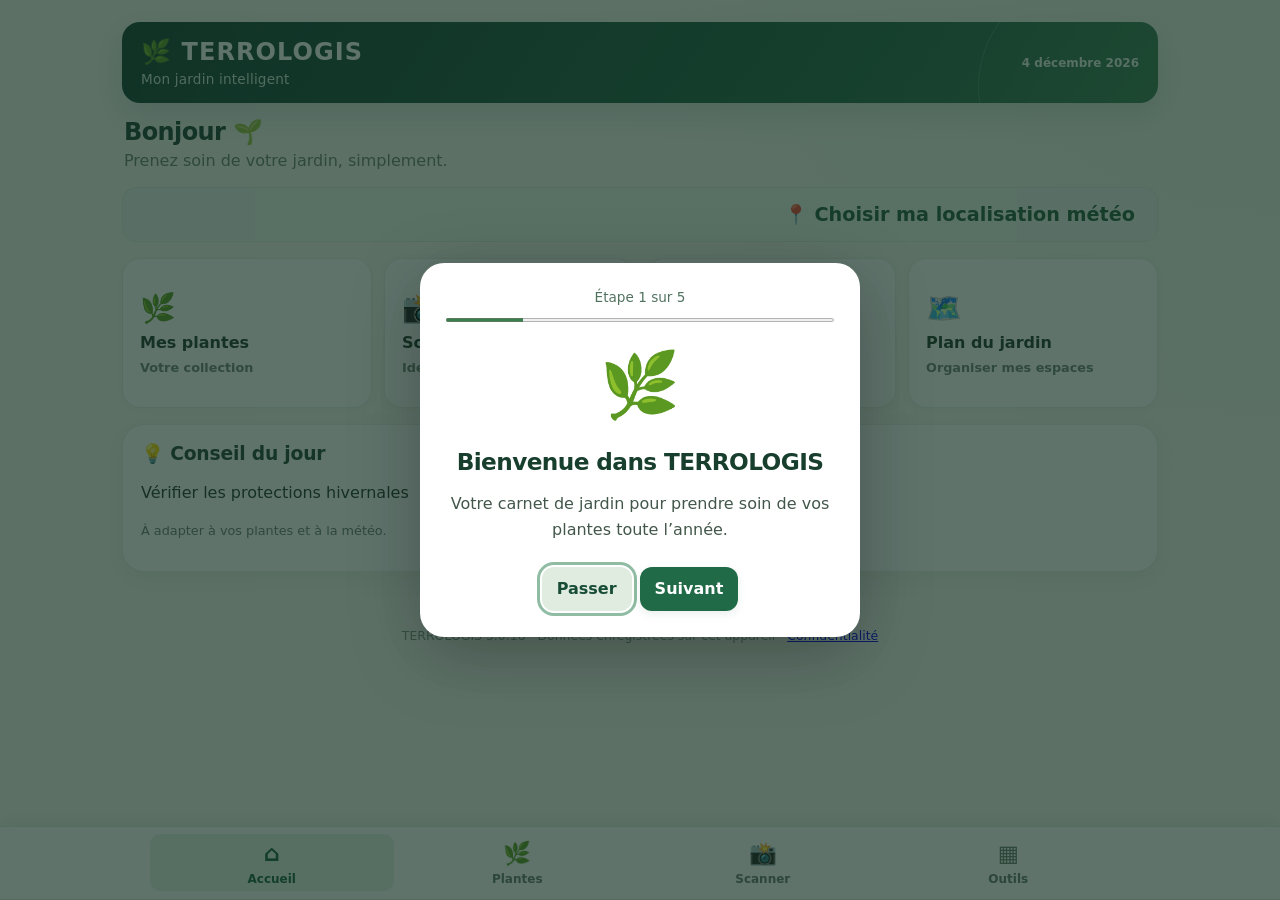
<file: index.html>
<!doctype html><html lang="fr"><head><meta charset="utf-8"><meta name="viewport" content="width=device-width,initial-scale=1"><meta name="theme-color" content="#184d38"><meta name="description" content="TERROLOGIS, votre carnet de jardin personnel."><title>TERROLOGIS — Mon jardin intelligent</title><link rel="icon" href="icon-terrologis.svg" type="image/svg+xml"><link rel="apple-touch-icon" href="icon-terrologis.svg"><link rel="manifest" href="manifest.webmanifest"><link rel="stylesheet" href="style.css?v=3.0.18"></head><body><div class="app"><header><div><h1>🌿 TERROLOGIS</h1><p>Mon jardin intelligent</p></div><span id="today"></span></header><main id="main" aria-live="polite"></main><nav aria-label="Navigation principale" class="bottom-nav"><button data-view="home" class="active"><span aria-hidden="true">⌂</span>Accueil</button><button data-view="plants"><span aria-hidden="true">🌿</span>Plantes</button><button data-view="scan"><span aria-hidden="true">📸</span>Scanner</button><button data-view="tools"><span aria-hidden="true">▦</span>Outils</button></nav><footer>TERROLOGIS 3.0.18 · Données enregistrées sur cet appareil · <a href="./confidentialite.html">Confidentialité</a></footer></div><script src="app-3017.js" defer></script><script>if('serviceWorker' in navigator){window.addEventListener('load',()=>navigator.serviceWorker.register('./sw.js').catch(()=>{}))}</script></body></html>
</file>
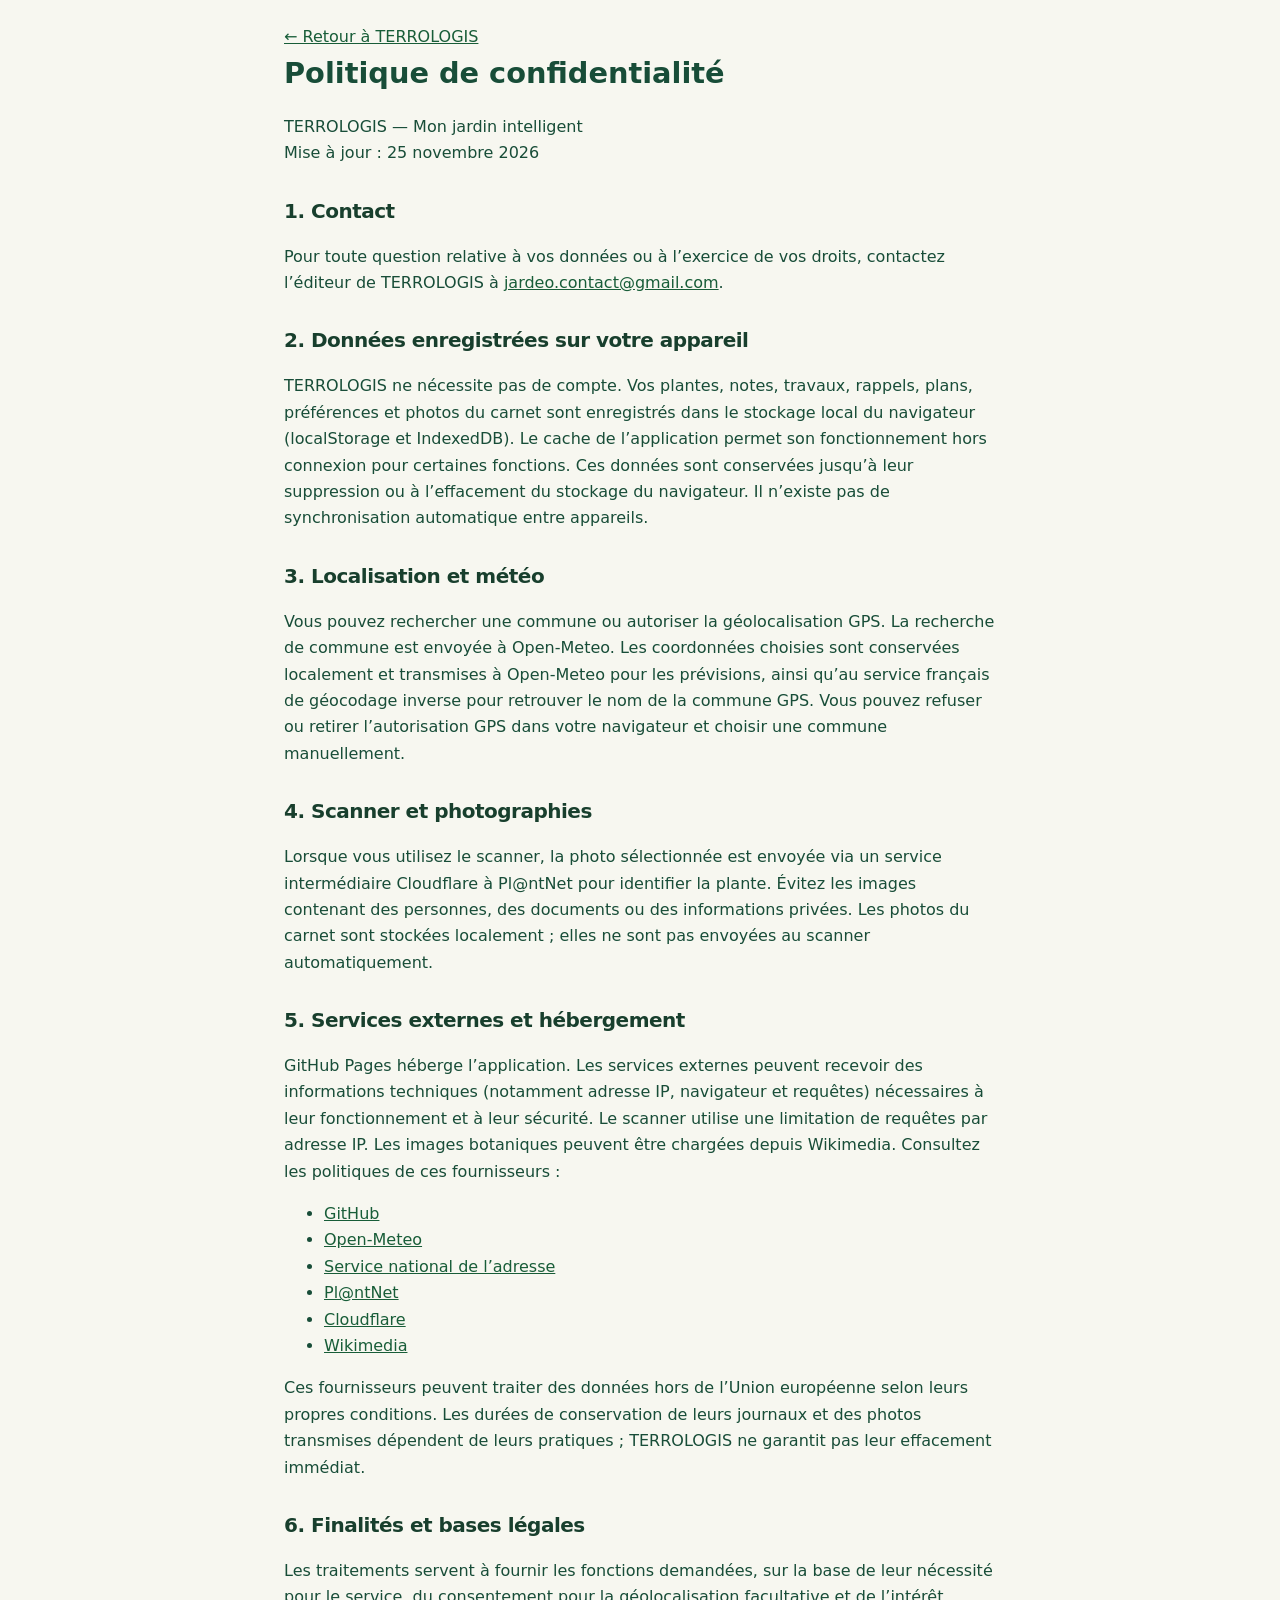
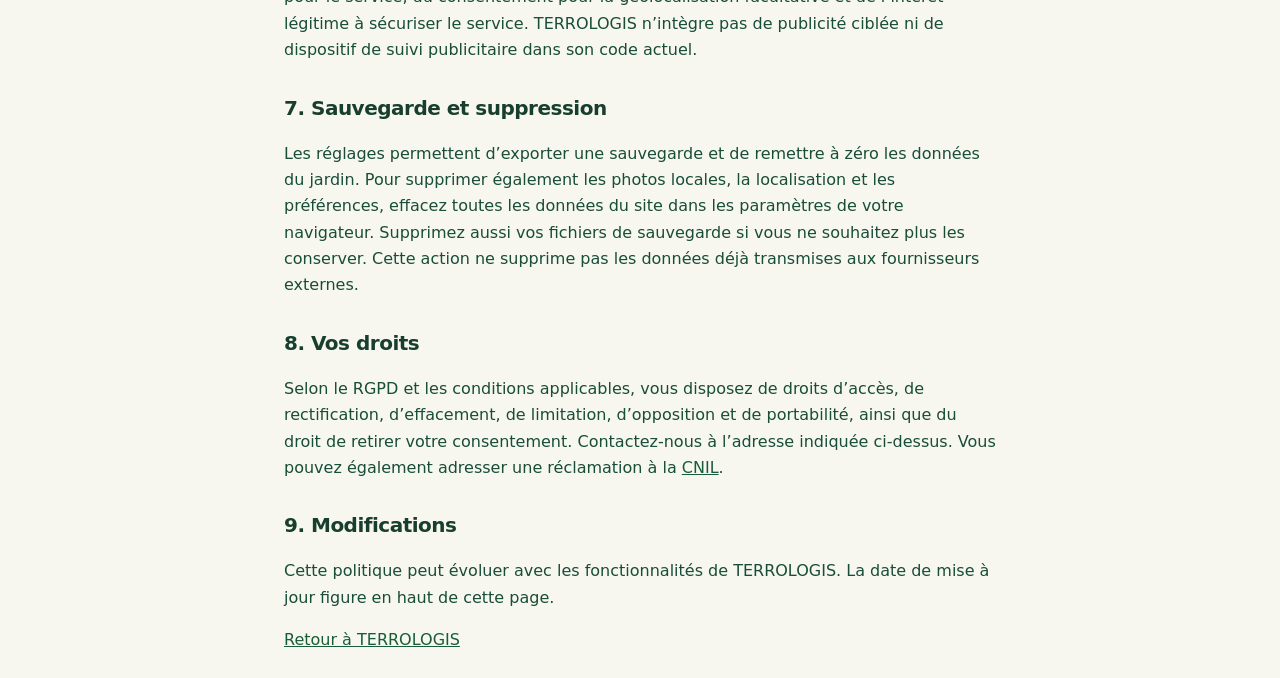
<file: confidentialite.html>
<!doctype html><html lang="fr"><head><meta charset="utf-8"><meta name="viewport" content="width=device-width,initial-scale=1"><title>Confidentialité — TERROLOGIS</title><link rel="stylesheet" href="style.css?v=3.0.18"><style>body{margin:0;background:#f7f7f0;color:#184d38;font-family:system-ui,sans-serif}article{max-width:760px;margin:auto;padding:24px;line-height:1.65}h2{font-size:1.25rem;margin-top:28px}a{color:#185d38;text-decoration:underline;overflow-wrap:anywhere}</style></head><body><article><a href="./">← Retour à TERROLOGIS</a><h1>Politique de confidentialité</h1><p>TERROLOGIS — Mon jardin intelligent<br>Mise à jour : 25 novembre 2026</p><h2>1. Contact</h2><p>Pour toute question relative à vos données ou à l’exercice de vos droits, contactez l’éditeur de TERROLOGIS à <a href="mailto:jardeo.contact@gmail.com">jardeo.contact@gmail.com</a>.</p><h2>2. Données enregistrées sur votre appareil</h2><p>TERROLOGIS ne nécessite pas de compte. Vos plantes, notes, travaux, rappels, plans, préférences et photos du carnet sont enregistrés dans le stockage local du navigateur (localStorage et IndexedDB). Le cache de l’application permet son fonctionnement hors connexion pour certaines fonctions. Ces données sont conservées jusqu’à leur suppression ou à l’effacement du stockage du navigateur. Il n’existe pas de synchronisation automatique entre appareils.</p><h2>3. Localisation et météo</h2><p>Vous pouvez rechercher une commune ou autoriser la géolocalisation GPS. La recherche de commune est envoyée à Open-Meteo. Les coordonnées choisies sont conservées localement et transmises à Open-Meteo pour les prévisions, ainsi qu’au service français de géocodage inverse pour retrouver le nom de la commune GPS. Vous pouvez refuser ou retirer l’autorisation GPS dans votre navigateur et choisir une commune manuellement.</p><h2>4. Scanner et photographies</h2><p>Lorsque vous utilisez le scanner, la photo sélectionnée est envoyée via un service intermédiaire Cloudflare à Pl@ntNet pour identifier la plante. Évitez les images contenant des personnes, des documents ou des informations privées. Les photos du carnet sont stockées localement ; elles ne sont pas envoyées au scanner automatiquement.</p><h2>5. Services externes et hébergement</h2><p>GitHub Pages héberge l’application. Les services externes peuvent recevoir des informations techniques (notamment adresse IP, navigateur et requêtes) nécessaires à leur fonctionnement et à leur sécurité. Le scanner utilise une limitation de requêtes par adresse IP. Les images botaniques peuvent être chargées depuis Wikimedia. Consultez les politiques de ces fournisseurs :</p><ul><li><a href="https://docs.github.com/en/site-policy/privacy-policies/github-general-privacy-statement">GitHub</a></li><li><a href="https://open-meteo.com/">Open-Meteo</a></li><li><a href="https://adresse.data.gouv.fr/">Service national de l’adresse</a></li><li><a href="https://plantnet.org/">Pl@ntNet</a></li><li><a href="https://www.cloudflare.com/privacypolicy/">Cloudflare</a></li><li><a href="https://foundation.wikimedia.org/wiki/Policy:Privacy_policy/fr">Wikimedia</a></li></ul><p>Ces fournisseurs peuvent traiter des données hors de l’Union européenne selon leurs propres conditions. Les durées de conservation de leurs journaux et des photos transmises dépendent de leurs pratiques ; TERROLOGIS ne garantit pas leur effacement immédiat.</p><h2>6. Finalités et bases légales</h2><p>Les traitements servent à fournir les fonctions demandées, sur la base de leur nécessité pour le service, du consentement pour la géolocalisation facultative et de l’intérêt légitime à sécuriser le service. TERROLOGIS n’intègre pas de publicité ciblée ni de dispositif de suivi publicitaire dans son code actuel.</p><h2>7. Sauvegarde et suppression</h2><p>Les réglages permettent d’exporter une sauvegarde et de remettre à zéro les données du jardin. Pour supprimer également les photos locales, la localisation et les préférences, effacez toutes les données du site dans les paramètres de votre navigateur. Supprimez aussi vos fichiers de sauvegarde si vous ne souhaitez plus les conserver. Cette action ne supprime pas les données déjà transmises aux fournisseurs externes.</p><h2>8. Vos droits</h2><p>Selon le RGPD et les conditions applicables, vous disposez de droits d’accès, de rectification, d’effacement, de limitation, d’opposition et de portabilité, ainsi que du droit de retirer votre consentement. Contactez-nous à l’adresse indiquée ci-dessus. Vous pouvez également adresser une réclamation à la <a href="https://www.cnil.fr/">CNIL</a>.</p><h2>9. Modifications</h2><p>Cette politique peut évoluer avec les fonctionnalités de TERROLOGIS. La date de mise à jour figure en haut de cette page.</p><a href="./">Retour à TERROLOGIS</a></article></body></html>
</file>
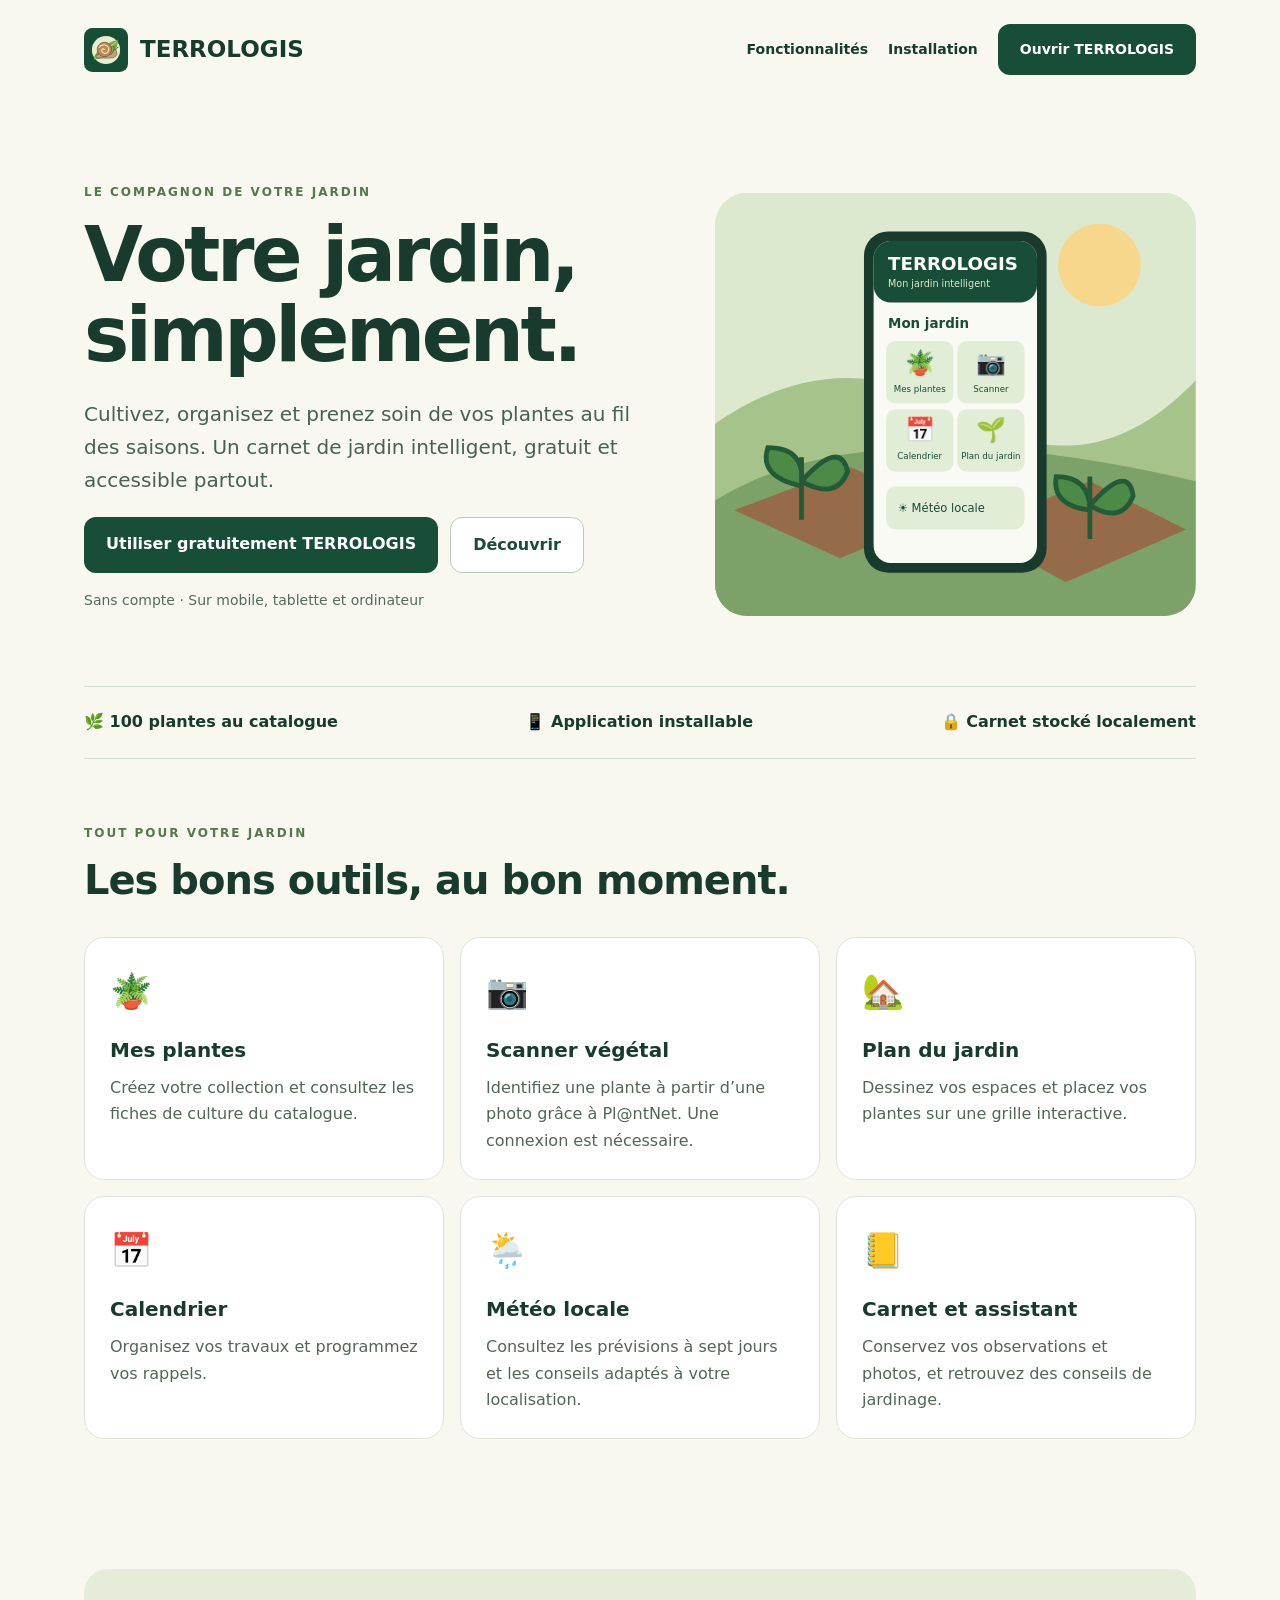
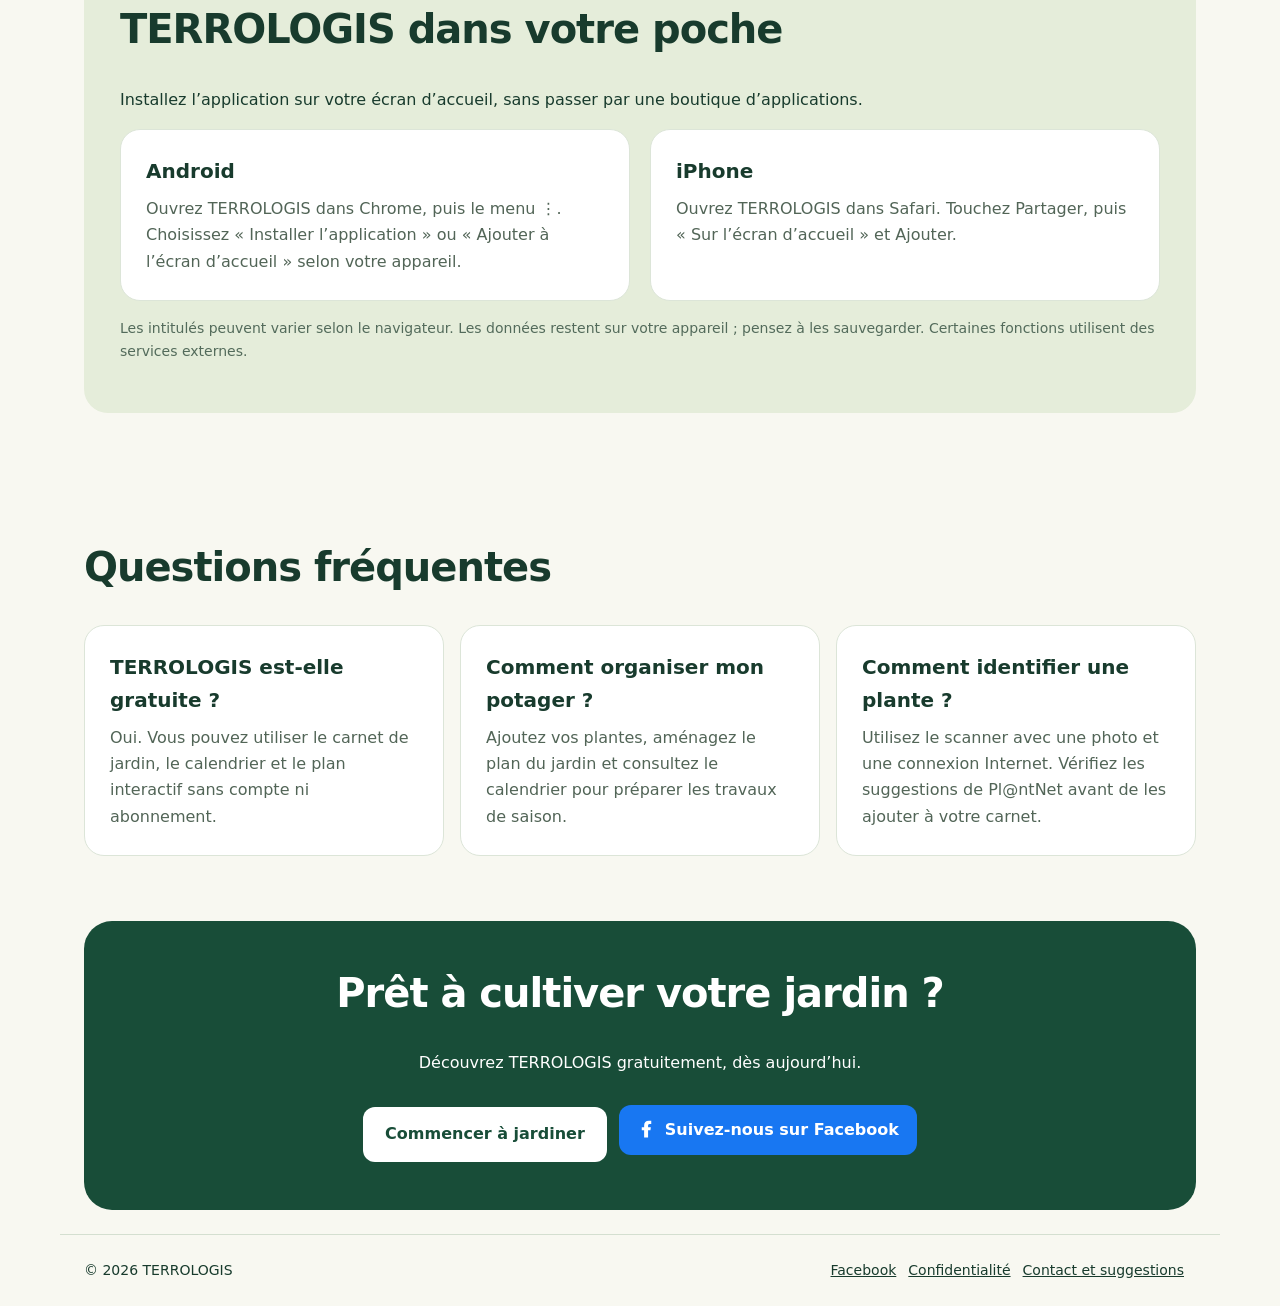
<file: decouvrir.html>
<!doctype html>
<html lang="fr"><head><meta charset="utf-8"><meta name="viewport" content="width=device-width,initial-scale=1"><title>TERROLOGIS – Application gratuite de jardinage et carnet de jardin</title><meta name="description" content="Organisez votre jardin avec TERROLOGIS : catalogue de 100 plantes, scanner, plan interactif, calendrier, rappels et météo locale. Gratuit, sans compte."><meta name="theme-color" content="#184d38"><link rel="canonical" href="https://olivicas.github.io/Jardeo/decouvrir.html"><link rel="icon" href="icon-terrologis.svg"><meta property="og:title" content="TERROLOGIS — Votre jardin, simplement"><meta property="og:description" content="Votre compagnon de jardinage gratuit, sur téléphone et ordinateur."><meta property="og:type" content="website"><meta property="og:url" content="https://olivicas.github.io/Jardeo/decouvrir.html"><style>
*{box-sizing:border-box}html{scroll-behavior:smooth}body{margin:0;background:#f8f8f1;color:#183b2d;font:16px/1.65 system-ui,sans-serif}a{color:inherit}header,main,footer{max-width:1160px;margin:auto;padding:24px}header{display:flex;align-items:center;justify-content:space-between;gap:20px;flex-wrap:wrap}.brand{display:flex;align-items:center;gap:12px;font-weight:850;font-size:23px;text-decoration:none}.brand img{width:44px;height:44px}nav{display:flex;gap:20px;align-items:center;flex-wrap:wrap}nav a{text-decoration:none;font-size:14px;font-weight:650}.btn{display:inline-block;background:#184d38;color:white;padding:14px 22px;border-radius:12px;font-weight:750;text-decoration:none}.btn:hover{background:#28684c}.btn.alt{background:white;color:#184d38;border:1px solid #b8ccba}.hero{display:grid;grid-template-columns:1.1fr .9fr;align-items:center;gap:44px;padding:60px 0}.eyebrow{font-size:12px;letter-spacing:2px;font-weight:800;color:#55774c}h1,h2,h3,p{margin-top:0}h1{font-size:clamp(42px,6vw,76px);line-height:1.06;letter-spacing:-.045em;margin-bottom:22px}h2{font-size:clamp(28px,4vw,40px);line-height:1.2;letter-spacing:-.025em}h3{font-size:20px;margin-bottom:8px}.lead{font-size:20px;color:#486153}.actions{display:flex;gap:12px;flex-wrap:wrap}.small{font-size:14px;color:#536b5b;margin-top:16px}.art{background:#dce9ce;border-radius:32px;overflow:hidden;min-height:300px}.art svg{width:100%;height:auto;display:block}.facts{display:flex;flex-wrap:wrap;gap:14px;justify-content:space-between;border-block:1px solid #d4dfd0;padding:22px 0;font-weight:700}.section{padding:65px 0}.grid{display:grid;grid-template-columns:repeat(3,1fr);gap:16px}.tile{background:#fff;border:1px solid #dce5d8;border-radius:20px;padding:25px}.emoji{font-size:34px;display:block;margin-bottom:15px}.tile p{color:#526557;margin-bottom:0}.install{background:#e5edda;padding:36px;border-radius:24px}.steps{display:grid;grid-template-columns:1fr 1fr;gap:20px}.cta{background:#184d38;color:#fff;border-radius:28px;text-align:center;padding:48px 24px}.cta .btn{background:#fff;color:#184d38}footer{border-top:1px solid #d4dfd0;font-size:14px;display:flex;justify-content:space-between;flex-wrap:wrap;gap:12px}footer a{margin-right:12px}a:focus-visible{outline:3px solid #b77c2c;outline-offset:4px}@media(max-width:720px){header,main,footer{padding:18px}.hero{grid-template-columns:1fr;padding:30px 0;gap:24px}.grid,.steps{grid-template-columns:1fr}.section{padding:40px 0}nav{gap:12px}.install{padding:22px}}
.facebook-link{display:inline-flex;align-items:center;justify-content:center;gap:9px;background:#1877f2;color:#fff;padding:12px 18px;border-radius:12px;font-weight:750;text-decoration:none}.facebook-link:hover{background:#125fc5}.cta .facebook-link{margin:12px 6px 0}.cta .btn{margin:12px 6px 0}</style><meta name="robots" content="index,follow"><meta property="og:locale" content="fr_FR"><meta property="og:site_name" content="TERROLOGIS"><script type="application/ld+json">{"@context":"https://schema.org","@type":"WebApplication","name":"TERROLOGIS","url":"https://olivicas.github.io/Jardeo/decouvrir.html","applicationCategory":"LifestyleApplication","operatingSystem":"Android, iOS, Windows, macOS, Linux","browserRequirements":"Navigateur web moderne","inLanguage":"fr","description":"Application gratuite de jardinage : carnet, catalogue de plantes, scanner, calendrier, plan interactif et météo locale.","offers":{"@type":"Offer","price":"0","priceCurrency":"EUR"}}</script></head><body><header><a class="brand" href="./decouvrir.html"><img src="icon-terrologis.svg" alt="">TERROLOGIS</a><nav aria-label="Navigation"><a href="#fonctionnalites">Fonctionnalités</a><a href="#installation">Installation</a><a class="btn" href="./">Ouvrir TERROLOGIS</a></nav></header><main><section class="hero"><div><p class="eyebrow">LE COMPAGNON DE VOTRE JARDIN</p><h1>Votre jardin,<br>simplement.</h1><p class="lead">Cultivez, organisez et prenez soin de vos plantes au fil des saisons. Un carnet de jardin intelligent, gratuit et accessible partout.</p><div class="actions"><a class="btn" href="./">Utiliser gratuitement TERROLOGIS</a><a class="btn alt" href="#fonctionnalites">Découvrir</a></div><p class="small">Sans compte · Sur mobile, tablette et ordinateur</p></div><div class="art"><svg viewBox="0 0 500 440" role="img" aria-label="Illustration d’un jardin potager avec des plantes et un téléphone"><rect width="500" height="440" fill="#dce9ce"/><circle cx="400" cy="75" r="43" fill="#f6d78c"/><path d="M0 240Q130 150 260 230T500 195V440H0" fill="#a7c38c"/><path d="M0 320Q160 220 500 300V440H0" fill="#7ca26a"/><g fill="#966b49"><path d="M20 330L140 285 250 330 130 380Z"/><path d="M265 350L390 300 490 350 365 405Z"/></g><g stroke="#235a38" stroke-width="5" fill="#4d8a48"><path d="M90 340v-65m0 30q-45-10-35-40 40 0 35 40m0-5q40-45 48-10-12 30-48 10M390 360v-65m0 35q-40-5-35-35 35 0 35 35m0-5q40-45 45-10-12 30-45 10"/></g><rect x="155" y="40" width="190" height="355" rx="25" fill="#183b2d"/><rect x="165" y="50" width="170" height="335" rx="18" fill="#fafaf4"/><rect x="165" y="50" width="170" height="64" rx="18" fill="#184d38"/><text x="180" y="80" font-family="system-ui" font-size="19" font-weight="bold" fill="white">TERROLOGIS</text><text x="180" y="98" font-family="system-ui" font-size="10" fill="#dce9ce">Mon jardin intelligent</text><text x="180" y="140" font-family="system-ui" font-size="14" font-weight="bold" fill="#184d38">Mon jardin</text><g fill="#e2edd8"><rect x="178" y="154" width="70" height="65" rx="10"/><rect x="252" y="154" width="70" height="65" rx="10"/><rect x="178" y="225" width="70" height="65" rx="10"/><rect x="252" y="225" width="70" height="65" rx="10"/></g><g font-size="25" text-anchor="middle"><text x="213" y="185">🪴</text><text x="287" y="185">📷</text><text x="213" y="255">📅</text><text x="287" y="255">🌱</text></g><g font-family="system-ui" font-size="9" text-anchor="middle" fill="#184d38"><text x="213" y="207">Mes plantes</text><text x="287" y="207">Scanner</text><text x="213" y="277">Calendrier</text><text x="287" y="277">Plan du jardin</text></g><rect x="178" y="305" width="144" height="45" rx="10" fill="#e2edd8"/><text x="190" y="332" font-family="system-ui" font-size="12" fill="#184d38">☀ Météo locale</text></svg></div></section><div class="facts"><span>🌿 100 plantes au catalogue</span><span>📱 Application installable</span><span>🔒 Carnet stocké localement</span></div><section id="fonctionnalites" class="section"><p class="eyebrow">TOUT POUR VOTRE JARDIN</p><h2>Les bons outils, au bon moment.</h2><div class="grid">
<article class="tile"><span class="emoji" aria-hidden="true">🪴</span><h3>Mes plantes</h3><p>Créez votre collection et consultez les fiches de culture du catalogue.</p></article><article class="tile"><span class="emoji" aria-hidden="true">📷</span><h3>Scanner végétal</h3><p>Identifiez une plante à partir d’une photo grâce à Pl@ntNet. Une connexion est nécessaire.</p></article><article class="tile"><span class="emoji" aria-hidden="true">🏡</span><h3>Plan du jardin</h3><p>Dessinez vos espaces et placez vos plantes sur une grille interactive.</p></article><article class="tile"><span class="emoji" aria-hidden="true">📅</span><h3>Calendrier</h3><p>Organisez vos travaux et programmez vos rappels.</p></article><article class="tile"><span class="emoji" aria-hidden="true">🌦️</span><h3>Météo locale</h3><p>Consultez les prévisions à sept jours et les conseils adaptés à votre localisation.</p></article><article class="tile"><span class="emoji" aria-hidden="true">📒</span><h3>Carnet et assistant</h3><p>Conservez vos observations et photos, et retrouvez des conseils de jardinage.</p></article></div></section><section id="installation" class="section"><div class="install"><h2>TERROLOGIS dans votre poche</h2><p>Installez l’application sur votre écran d’accueil, sans passer par une boutique d’applications.</p><div class="steps"><article class="tile"><h3>Android</h3><p>Ouvrez TERROLOGIS dans Chrome, puis le menu ⋮. Choisissez « Installer l’application » ou « Ajouter à l’écran d’accueil » selon votre appareil.</p></article><article class="tile"><h3>iPhone</h3><p>Ouvrez TERROLOGIS dans Safari. Touchez Partager, puis « Sur l’écran d’accueil » et Ajouter.</p></article></div><p class="small">Les intitulés peuvent varier selon le navigateur. Les données restent sur votre appareil ; pensez à les sauvegarder. Certaines fonctions utilisent des services externes.</p></div></section><section class="section" id="questions"><h2>Questions fréquentes</h2><div class="grid"><article class="tile"><h3>TERROLOGIS est-elle gratuite ?</h3><p>Oui. Vous pouvez utiliser le carnet de jardin, le calendrier et le plan interactif sans compte ni abonnement.</p></article><article class="tile"><h3>Comment organiser mon potager ?</h3><p>Ajoutez vos plantes, aménagez le plan du jardin et consultez le calendrier pour préparer les travaux de saison.</p></article><article class="tile"><h3>Comment identifier une plante ?</h3><p>Utilisez le scanner avec une photo et une connexion Internet. Vérifiez les suggestions de Pl@ntNet avant de les ajouter à votre carnet.</p></article></div></section><section class="cta"><h2>Prêt à cultiver votre jardin ?</h2><p>Découvrez TERROLOGIS gratuitement, dès aujourd’hui.</p><a class="btn" href="./">Commencer à jardiner</a><a class="facebook-link" href="https://www.facebook.com/profile.php?id=61596723910359" target="_blank" rel="noopener noreferrer"><svg aria-hidden="true" width="19" height="19" viewBox="0 0 24 24" fill="currentColor"><path d="M14 22v-9h3l.5-4H14V7c0-1 .3-2 2-2h2V1h-3c-4 0-6 2-6 6v2H6v4h3v9z"/></svg>Suivez-nous sur Facebook</a></section></main><footer><span>© 2026 TERROLOGIS</span><div><a href="https://www.facebook.com/profile.php?id=61596723910359" target="_blank" rel="noopener noreferrer">Facebook</a><a href="./confidentialite.html">Confidentialité</a><a href="mailto:jardeo.contact@gmail.com">Contact et suggestions</a></div></footer></body></html>
</file>
<file: style.css>
:root{font-family:system-ui,-apple-system,Segoe UI,sans-serif;color:#20392b;background:#f3f7f0}*{box-sizing:border-box}body{margin:0}.app{max-width:980px;margin:auto;padding:16px}header{background:linear-gradient(125deg,#174c36,#327e51);color:white;padding:22px;border-radius:22px;display:flex;align-items:center;justify-content:space-between;gap:12px}h1{margin:0;font-size:1.8rem}header p{margin:5px 0 0;color:#dcebdc}#today{font-size:.85rem;text-align:right}nav{display:flex;gap:6px;overflow-x:auto;padding:15px 0}button{cursor:pointer;font:inherit;border:0;border-radius:11px;padding:11px 15px;background:#e0ecdf;color:#174c36}button:hover{filter:brightness(.96)}nav button{white-space:nowrap;flex:1}nav button.active,.primary{background:#216943;color:#fff}.danger{background:#fae2de;color:#8b2525}.secondary{background:#edf2e9}.card{background:white;border-radius:18px;padding:18px;box-shadow:0 2px 12px #173d2110;margin:12px 0}.grid{display:grid;grid-template-columns:repeat(auto-fit,minmax(190px,1fr));gap:12px}.grid .card{margin:0}.muted{color:#64766a}.pill{display:inline-block;background:#e3f1df;border-radius:20px;padding:4px 9px;font-size:.82rem}h2{margin:18px 0 10px}h3{margin:0 0 8px}.row{display:flex;align-items:center;justify-content:space-between;gap:12px;flex-wrap:wrap}.big{font-size:2rem;font-weight:750;color:#17613c}label{display:block;font-weight:600;margin:12px 0 5px}input,select,textarea{width:100%;padding:12px;border:1px solid #b9cdbd;border-radius:10px;font:inherit;background:#fff;color:#20392b}textarea{min-height:95px;resize:vertical}.actions{display:flex;gap:8px;flex-wrap:wrap;margin-top:15px}.plant-emoji{font-size:2.8rem;background:#e9f2e4;text-align:center;padding:14px;border-radius:14px}.task{display:flex;gap:12px;align-items:flex-start;padding:12px 0;border-bottom:1px solid #edf0eb}.task input{width:20px;height:20px;margin:3px 0}.done{text-decoration:line-through;color:#7a897d}.zones{display:grid;grid-template-columns:repeat(2,minmax(0,1fr));gap:12px}.zone{min-height:145px;border:2px dashed #a9c8a5;background:#e2eedb;border-radius:18px;padding:14px;text-align:center}.zone strong{display:block;margin:7px}.zone span{font-size:2rem}.empty{padding:30px;text-align:center;color:#64766a}.notice{background:#e3f1df;padding:15px;border-radius:12px}footer{text-align:center;font-size:.8rem;color:#708172;padding:24px 0}@media(max-width:600px){.app{padding:10px}header{padding:17px}h1{font-size:1.5rem}nav button{font-size:.78rem;padding:11px 9px}.zones{gap:8px}.zone{padding:10px;min-height:130px}}

.botanical-photo{position:relative;overflow:hidden;min-height:130px;display:flex;align-items:center;justify-content:center}.botanical-photo img{position:absolute;inset:0;width:100%;height:100%;object-fit:cover;border-radius:14px}.botanical-photo.large{min-height:235px}.botanical-info{display:grid;gap:10px;margin-top:15px}.botanical-info section{padding:12px;background:#eef5e9;border-radius:12px}.botanical-info p{margin:5px 0 0}.card[hidden]{display:none!important}

.garden-grid{display:grid;grid-template-columns:repeat(8,minmax(0,1fr));gap:3px;background:#bfd6b1;padding:6px;border:3px solid #7b9e6c;border-radius:14px;aspect-ratio:4/3;margin:12px 0}.garden-cell{border:1px solid #a6c99a;background:#e5f2d9;border-radius:5px;min-width:0;padding:0;display:flex;align-items:center;justify-content:center;flex-wrap:wrap;font-size:clamp(12px,3.4vw,23px);cursor:pointer;touch-action:manipulation}.garden-cell:nth-child(odd){background:#d8e9cb}.garden-cell.occupied{background:#c3e1b1;border-color:#6d9d65}.garden-cell small{font-size:10px}.garden-cell:focus-visible{outline:3px solid #155e39;outline-offset:1px}#map-plant{max-width:100%}

.map-mode{display:flex;gap:8px;flex-wrap:wrap}.map-mode button{flex:1;min-width:130px}.garden-cell.terrain-grass{background:#b9dba7}.garden-cell.terrain-path{background:#c8ac87}.garden-cell.terrain-terrace{background:#c4a47c}.garden-cell.terrain-vegetable{background:#a8c88d}.garden-cell.terrain-flower{background:#f1cbd8}.garden-cell.terrain-water{background:#a8d6eb}.garden-cell.terrain-soil{background:#b99b7a}.garden-cell .terrain-icon{font-size:clamp(11px,2.5vw,19px);opacity:.8}.garden-cell.occupied{box-shadow:inset 0 0 0 2px #447d42}

nav{overflow-x:auto;display:flex;gap:4px;scrollbar-width:thin}nav button{flex:1 0 auto;white-space:nowrap}.weather-days{display:grid;grid-template-columns:repeat(7,minmax(100px,1fr));gap:8px;overflow-x:auto;padding-bottom:8px}.weather-day{background:#f0f6eb;border:1px solid #d4e4cb;border-radius:12px;padding:12px 7px;display:flex;flex-direction:column;align-items:center;gap:7px;text-align:center}.weather-day .weather-icon{font-size:1.8rem}.weather-day small{font-size:.78rem;color:#526756}@media(max-width:600px){.weather-days{grid-template-columns:repeat(7,105px)}nav button{flex:0 0 auto}}

.assistant-cards{display:grid;gap:12px;margin-top:16px}.assistant-card{border-left:4px solid #86a994}.assistant-card.urgent{border-left-color:#d35e50}.assistant-card.warning{border-left-color:#dba447}.assistant-card h3{margin-bottom:8px}.assistant-card p{margin:0}.assistant-card ul{margin:10px 0 0;padding-left:20px}.assistant-card li{margin:5px 0}

.journal-photo{width:100%;max-height:340px;overflow:hidden;border-radius:12px;background:#edf3e8;text-align:center;padding:8px}.journal-photo img{max-width:100%;max-height:330px;object-fit:contain;border-radius:8px}#journal-form input[type=file]{padding:9px}#planting-form button{margin-top:12px}


/* JARDÉO 2.0 — identité visuelle */
:root{font-family:system-ui,-apple-system,"Segoe UI",sans-serif;color:#23372c;background:#f7f7f0;--forest:#184d38;--leaf:#27734c;--sage:#e7eee1;--line:#e1e8dc;--cream:#f7f7f0}
html{scroll-behavior:smooth}body{background:radial-gradient(ellipse at top right,#edf4e8 0,transparent 38%),var(--cream);min-height:100vh}
.app{max-width:1080px;padding:22px 22px 10px}
header{background:linear-gradient(125deg,#123d30 0%,#246447 68%,#397d52 100%);border-radius:26px;padding:29px 30px;box-shadow:0 12px 30px #174c3626;position:relative;overflow:hidden}
header:after{content:"";position:absolute;right:-42px;bottom:-95px;width:220px;height:220px;border:1px solid #ffffff29;border-radius:50%;pointer-events:none}
header h1{font-size:2.15rem;letter-spacing:.045em;font-weight:850}header p{font-size:.94rem;color:#d6eadb;letter-spacing:.015em}#today{font-weight:600;color:#e9f5eb}
nav{position:sticky;top:0;z-index:20;background:#f7f7f0f2;backdrop-filter:blur(16px);-webkit-backdrop-filter:blur(16px);border-bottom:1px solid #e1e8dc;gap:7px;padding:12px 2px 13px;margin-bottom:8px;scrollbar-width:none}nav::-webkit-scrollbar{display:none}
nav button{background:transparent;border-radius:13px;color:#516b58;font-weight:650;padding:11px 15px;transition:background .18s,transform .18s}nav button:hover{background:#e8efe3;filter:none}nav button.active{background:#1d6041;color:white;box-shadow:0 4px 12px #1d604126}
main{min-height:55vh}h2{font-size:1.45rem;color:#183f2d;letter-spacing:-.025em;margin:25px 0 15px}h3{color:#234633;letter-spacing:-.01em}
.card{background:#fff;border:1px solid #e8eee4;border-radius:22px;padding:21px;box-shadow:0 7px 22px #294e2910;margin:13px 0}.grid{gap:15px}.grid .card{transition:transform .2s,box-shadow .2s}.grid .card:hover{transform:translateY(-2px);box-shadow:0 10px 25px #294e291a}
.big{font-size:2.5rem;font-weight:850;letter-spacing:-.045em;color:#1e6745}.muted{color:#6c7e70}.pill{background:#e8f3e7;color:#2b6744;border:1px solid #d8e8d5;font-weight:650;padding:5px 11px}
button{border-radius:12px;font-weight:650;transition:filter .18s,transform .18s}button:active{transform:scale(.985)}button:focus-visible,input:focus-visible,select:focus-visible,textarea:focus-visible{outline:3px solid #8fbca2;outline-offset:2px}.primary{background:#206a47;color:white;box-shadow:0 3px 9px #206a471a}.danger{background:#fce9e4;color:#9a3430}
input,select,textarea{border:1px solid #cbd9cb;border-radius:12px;padding:13px;background:#fff}input:focus,select:focus,textarea:focus{border-color:#4a9469}label{color:#345541}
.notice{background:linear-gradient(135deg,#e8f4e4,#f0f6e9);border:1px solid #d5e7ce;border-radius:18px;padding:18px}.plant-emoji{background:#edf4e9;border-radius:17px}.botanical-photo img{border-radius:17px}.botanical-info section{border-radius:15px;background:#f0f5eb}.zone{border-radius:19px;border-color:#b1c9ac;background:#e9f1e3}.garden-grid{border-radius:18px}
.weather-day{background:#f3f8ef;border-radius:15px;border-color:#e0ead9}.assistant-card{border-left-width:5px}.reminder-item .pill{white-space:nowrap}.journal-photo{border-radius:16px}
footer{color:#829184;font-size:.78rem;padding:30px 0}
@media(max-width:600px){
.app{padding:10px 12px 16px}header{padding:23px 20px;border-radius:22px;align-items:flex-start}header h1{font-size:1.75rem}header p{font-size:.85rem}#today{font-size:.75rem;max-width:105px}
nav{margin:0 -12px 7px;padding:10px 12px;gap:6px;top:0}nav button{font-size:.79rem;padding:11px 12px;border-radius:12px}
h2{font-size:1.33rem;margin:20px 0 12px}.card{border-radius:19px;padding:17px}.grid{gap:11px}.actions button{min-height:43px}
}
@media(prefers-reduced-motion:reduce){*,*:before,*:after{scroll-behavior:auto!important;transition:none!important}}

/* JARDÉO 2.1 — tableau de bord */
.dashboard-intro{display:flex;align-items:center;justify-content:space-between;gap:16px;flex-wrap:wrap;margin:18px 0 14px}.dashboard-intro h2{margin:7px 0}.dashboard-intro p{margin:5px 0}.dashboard-eyebrow{font-size:.73rem;font-weight:800;letter-spacing:.13em;color:#2b7b4c}.dashboard-stats{display:grid;grid-template-columns:repeat(3,minmax(0,1fr));gap:13px}.dashboard-stat{display:flex;flex-direction:column;align-items:flex-start;gap:10px;margin:0}.dashboard-stat span{font-size:.88rem;color:#58725d;font-weight:700}.dashboard-stat strong{font-size:2.3rem;color:#1d6342;line-height:1}.dashboard-stat button{background:#edf4e9;font-size:.85rem}.dashboard-columns{display:grid;grid-template-columns:repeat(2,minmax(0,1fr));gap:14px;margin-top:15px}.dashboard-columns>.card{margin:0}.dashboard-columns .row button{font-size:.8rem;padding:8px 11px}.dashboard-temperature{font-size:2.2rem;font-weight:850;color:#1c6344;margin:15px 0 5px}.dashboard-weather{background:linear-gradient(135deg,#e8f2e5,#fff)}.dashboard-tip{background:#f4f8ef}.dashboard-list-item{display:flex;align-items:center;justify-content:space-between;gap:10px;padding:11px 0;border-bottom:1px solid #edf0e9}.dashboard-list-item:last-child{border-bottom:0}.dashboard-list-item small{display:block;color:#708272;margin-top:4px}.dashboard-list-item .pill{font-size:.72rem;white-space:nowrap}
@media(max-width:680px){.dashboard-stats{gap:8px}.dashboard-stat{padding:13px;gap:9px}.dashboard-stat strong{font-size:1.9rem}.dashboard-stat span{font-size:.75rem}.dashboard-stat button{font-size:.72rem;padding:8px}.dashboard-columns{grid-template-columns:1fr;gap:10px}.dashboard-intro>.primary{width:100%}}

/* Scanner botanique */
#scan-form input[type=file]{padding:14px;border:2px dashed #b6cfb7;background:#f7faf5}#scan-form button[type=submit]{margin-top:16px;width:100%}.scan-preview{border-radius:16px;overflow:hidden;margin-top:12px;background:#e8f1e7}.scan-preview img{max-width:100%;max-height:280px;object-fit:contain;display:block;margin:auto}

/* JARDÉO 2.4 : fiches d'entretien */
.care-grid{display:grid;grid-template-columns:repeat(2,minmax(0,1fr));gap:10px;margin:15px 0}.care-tile{background:#f1f7ed;border:1px solid #e0ebd9;border-radius:15px;padding:14px}.care-tile strong{color:#205d3c}.care-tile p{margin:7px 0 0;line-height:1.5}.care-unverified{border-left:4px solid #d3a458}@media(max-width:600px){.care-grid{grid-template-columns:1fr}.care-tile{padding:12px}}

/* Navigation simplifiée 2.9 */
.main-nav{display:flex;align-items:stretch;gap:6px;overflow:visible;flex-wrap:wrap}
.main-nav>button{flex:1 1 auto;white-space:nowrap}
.nav-more{position:relative;flex:1 1 auto;min-width:100px}
.nav-more>summary{list-style:none;cursor:pointer;text-align:center;border-radius:11px;padding:11px 15px;background:#e0ecdf;color:#174c36;white-space:nowrap}
.nav-more>summary::-webkit-details-marker{display:none}
.nav-more[open]>summary,.nav-more:has(button.active)>summary{background:#216943;color:#fff}
.nav-more-menu{position:absolute;right:0;top:calc(100% + 5px);z-index:30;min-width:190px;max-width:min(85vw,300px);display:grid;gap:5px;padding:8px;background:white;border:1px solid #d9e6d7;border-radius:14px;box-shadow:0 12px 30px #153b2729}
.nav-more-menu button{text-align:left;white-space:nowrap}
.catalog-filter{display:grid;grid-template-columns:repeat(auto-fit,minmax(180px,1fr));gap:8px}
.catalog-filter label{margin-top:0}
#catalog-count{margin:10px 0 0}
@media(max-width:600px){.main-nav>button,.nav-more{flex:1 1 calc(33.333% - 8px);min-width:0}.main-nav>button,.nav-more>summary{font-size:.78rem;padding:11px 6px}}



/* JARDÉO 2.9.5 : navigation directe sans menu Plus */
.main-nav{display:block;padding:12px 0 10px;overflow:visible}
.nav-primary{display:grid;grid-template-columns:repeat(5,minmax(0,1fr));gap:7px}
.nav-primary button{min-width:0;padding:12px 5px;white-space:nowrap;font-size:.89rem;font-weight:650}
.nav-secondary{display:flex;gap:6px;overflow-x:auto;overscroll-behavior-x:contain;scrollbar-width:thin;padding:9px 1px 5px;-webkit-overflow-scrolling:touch}
.nav-secondary button{flex:1 0 auto;padding:8px 13px;white-space:nowrap;font-size:.82rem;background:#edf3eb;color:#3b6650}
.nav-primary button.active,.nav-secondary button.active{background:#216943;color:white}
@media(max-width:600px){.nav-primary{grid-template-columns:repeat(3,minmax(0,1fr))}.nav-primary button{font-size:.83rem;padding:11px 5px}.nav-secondary button{font-size:.79rem;padding:9px 12px}}

/* JARDÉO 3.0 — interface mobile minimaliste */
.app{padding-bottom:90px}
header{padding:16px 19px;border-radius:18px}
header h1{font-size:1.5rem}
header p{font-size:.85rem}
#today{font-size:.75rem}
.bottom-nav{position:fixed;bottom:0;left:0;right:0;z-index:50;display:grid;grid-template-columns:repeat(4,minmax(0,1fr));gap:2px;background:#fff;border-top:1px solid #e3eae1;box-shadow:0 -3px 15px #153d2112;padding:7px max(8px,calc((100vw - 980px)/2)) max(8px,env(safe-area-inset-bottom));overflow:visible}
.bottom-nav button{display:flex;flex-direction:column;align-items:center;justify-content:center;gap:4px;min-width:0;padding:6px 2px;background:transparent;color:#66786a;font-size:.75rem;border-radius:11px;white-space:nowrap}
.bottom-nav button span{font-size:1.4rem;line-height:1.3}
.bottom-nav button.active{background:#e7f1e7;color:#17603c;font-weight:750}
.minimal-welcome{padding:15px 2px 9px}
.minimal-welcome h2{margin:0 0 5px;font-size:1.5rem}
.minimal-welcome p{margin:0}
.minimal-shortcuts{display:grid;grid-template-columns:repeat(2,minmax(0,1fr));gap:12px;margin:16px 0}
.minimal-shortcuts button{min-height:128px;text-align:left;display:flex;flex-direction:column;align-items:flex-start;justify-content:center;gap:8px;background:#fff;border:1px solid #e5ece2;border-radius:18px;padding:17px;box-shadow:0 2px 10px #173d2109;color:#20392b}
.minimal-shortcuts button span{font-size:1.8rem}
.minimal-shortcuts button strong{font-size:1rem}
.minimal-shortcuts button small{font-size:.8rem;color:#718275}
.minimal-tip{padding:18px}
.minimal-tip p{line-height:1.5}
.minimal-tip .muted{font-size:.8rem}
.minimal-tools{display:grid;gap:9px;margin-top:18px}
.minimal-tools button{display:grid;grid-template-columns:35px 1fr 20px;align-items:center;text-align:left;gap:10px;padding:17px 15px;background:#fff;border:1px solid #e5ece2;color:#244a33;border-radius:14px}
.minimal-tools button span:first-child{font-size:1.4rem}
.minimal-tools button span:last-child{font-size:1.3rem;color:#82958a}
@media(min-width:700px){.minimal-shortcuts{grid-template-columns:repeat(4,minmax(0,1fr))}.minimal-shortcuts button{min-height:150px}}

/* Correctif 3.0.1 : neutraliser les anciennes règles nav sticky */
nav.bottom-nav{position:fixed;top:auto;bottom:0;left:0;right:0;height:auto;min-height:0;margin:0;width:100%;max-height:calc(76px + env(safe-area-inset-bottom));display:grid;grid-template-columns:repeat(4,minmax(0,1fr));align-items:center;overflow:visible;backdrop-filter:none;-webkit-backdrop-filter:none}
nav.bottom-nav button{flex:none;min-height:53px;margin:0;padding:5px 2px;box-shadow:none;transform:none}

/* Mes plantes : accès rapides compacts */
.plant-tools{display:grid;grid-template-columns:repeat(2,minmax(0,1fr));gap:10px;margin:16px 0 12px}
.plant-tool{min-width:0;display:flex;flex-direction:column;align-items:flex-start;gap:4px;text-align:left;padding:13px 15px;background:#fff;border:1px solid #e2eadf;border-radius:15px;color:#20573a;box-shadow:0 2px 9px #173d210b}
.plant-tool>span:first-child{font-size:1.35rem}
.plant-tool strong{font-size:.96rem}
.plant-tool small{color:#708375;font-size:.78rem}
.plant-tool-catalog{grid-column:1/-1;display:flex;flex-direction:row;align-items:center;gap:11px;background:#e8f2e7}
.plant-tool-catalog strong{flex:1}
.plant-tool-catalog>span:last-child{font-size:1.5rem}

/* Météo discrète sous le message de bienvenue */
.home-weather{display:flex;align-items:center;gap:11px;background:#edf5ed;border:1px solid #dceadc;border-radius:14px;padding:10px 13px;margin:8px 0 14px;color:#23553c;font-size:.88rem}
.home-weather-icon{font-size:1.6rem}
.home-weather>div{flex:1;min-width:0}
.home-weather strong{display:block;font-size:.94rem}
.home-weather small{display:block;color:#647c6b;font-size:.76rem;margin-top:2px}
.home-weather button{margin-left:auto;background:transparent;color:#245a3d;padding:5px 9px;font-size:1.2rem}

/* JARDÉO 3.0.8 : éditeur de jardin plus clair sur mobile */
.garden-intro{margin:18px 0 12px}
.garden-intro h2{font-size:1.35rem;letter-spacing:-.025em;margin:0 0 5px;color:#194b35}
.garden-intro p{font-size:.9rem;line-height:1.4;color:#728477;margin:0}
.garden-editor{padding:14px;border:1px solid #e1eade;border-radius:19px;box-shadow:0 4px 18px #173d210a}
.garden-editor .map-mode{display:grid;grid-template-columns:repeat(2,minmax(0,1fr));gap:6px;background:#eef3eb;border-radius:13px;padding:5px;margin:0 0 16px}
.garden-editor .map-mode button{min-width:0;border-radius:10px;padding:11px 5px;font-size:.86rem;font-weight:700;background:transparent;color:#526d59;line-height:1.25}
.garden-editor .map-mode button.primary{background:#206a48;color:white;box-shadow:0 2px 7px #174c3626}
.garden-editor label{font-size:.86rem;color:#365b44;margin:0 0 6px}
.garden-editor select{font-size:.92rem;border-color:#d4e1d2;background:#fbfdf9;padding:11px 12px}
.garden-hint{color:#728477;font-size:.81rem;line-height:1.4;margin:9px 0 13px}
.garden-editor .garden-grid{margin:8px 0 12px;gap:4px;padding:6px;border:2px solid #91b58a;background:#d3e6cb;border-radius:15px;aspect-ratio:4/3}
.garden-editor .garden-cell{border-radius:6px;border-color:#b6d0ad}
.garden-editor .actions{margin-top:10px}
.garden-editor .actions button{font-size:.82rem;padding:10px 12px;width:100%;background:#edf3e9;color:#44634e}
@media(max-width:380px){.garden-editor{padding:11px}.garden-editor .map-mode button{font-size:.8rem}.garden-editor .garden-grid{gap:3px;padding:5px}}

.garden-notice{margin:9px 0 3px;padding:10px 12px;background:#fff4df;color:#765017;border:1px solid #f0d6a4;border-radius:11px;font-size:.86rem;font-weight:600;line-height:1.4}

.welcome-guide{box-sizing:border-box;width:min(92vw,440px);max-height:90dvh;overflow:auto;border:0;border-radius:24px;padding:26px;color:#184d38;background:#fff;box-shadow:0 18px 70px #0004;text-align:center}.welcome-guide::backdrop{background:#102d22aa}.guide-progress{font-size:.85rem;color:#527260}.welcome-guide progress{width:100%;height:8px;accent-color:#39804b}.guide-emoji{font-size:64px;margin:24px 0 10px}.welcome-guide p{line-height:1.6;color:#42574a}.guide-actions{display:flex;gap:8px;justify-content:center;flex-wrap:wrap;margin-top:24px}.guide-actions button{min-height:44px}
</file>
